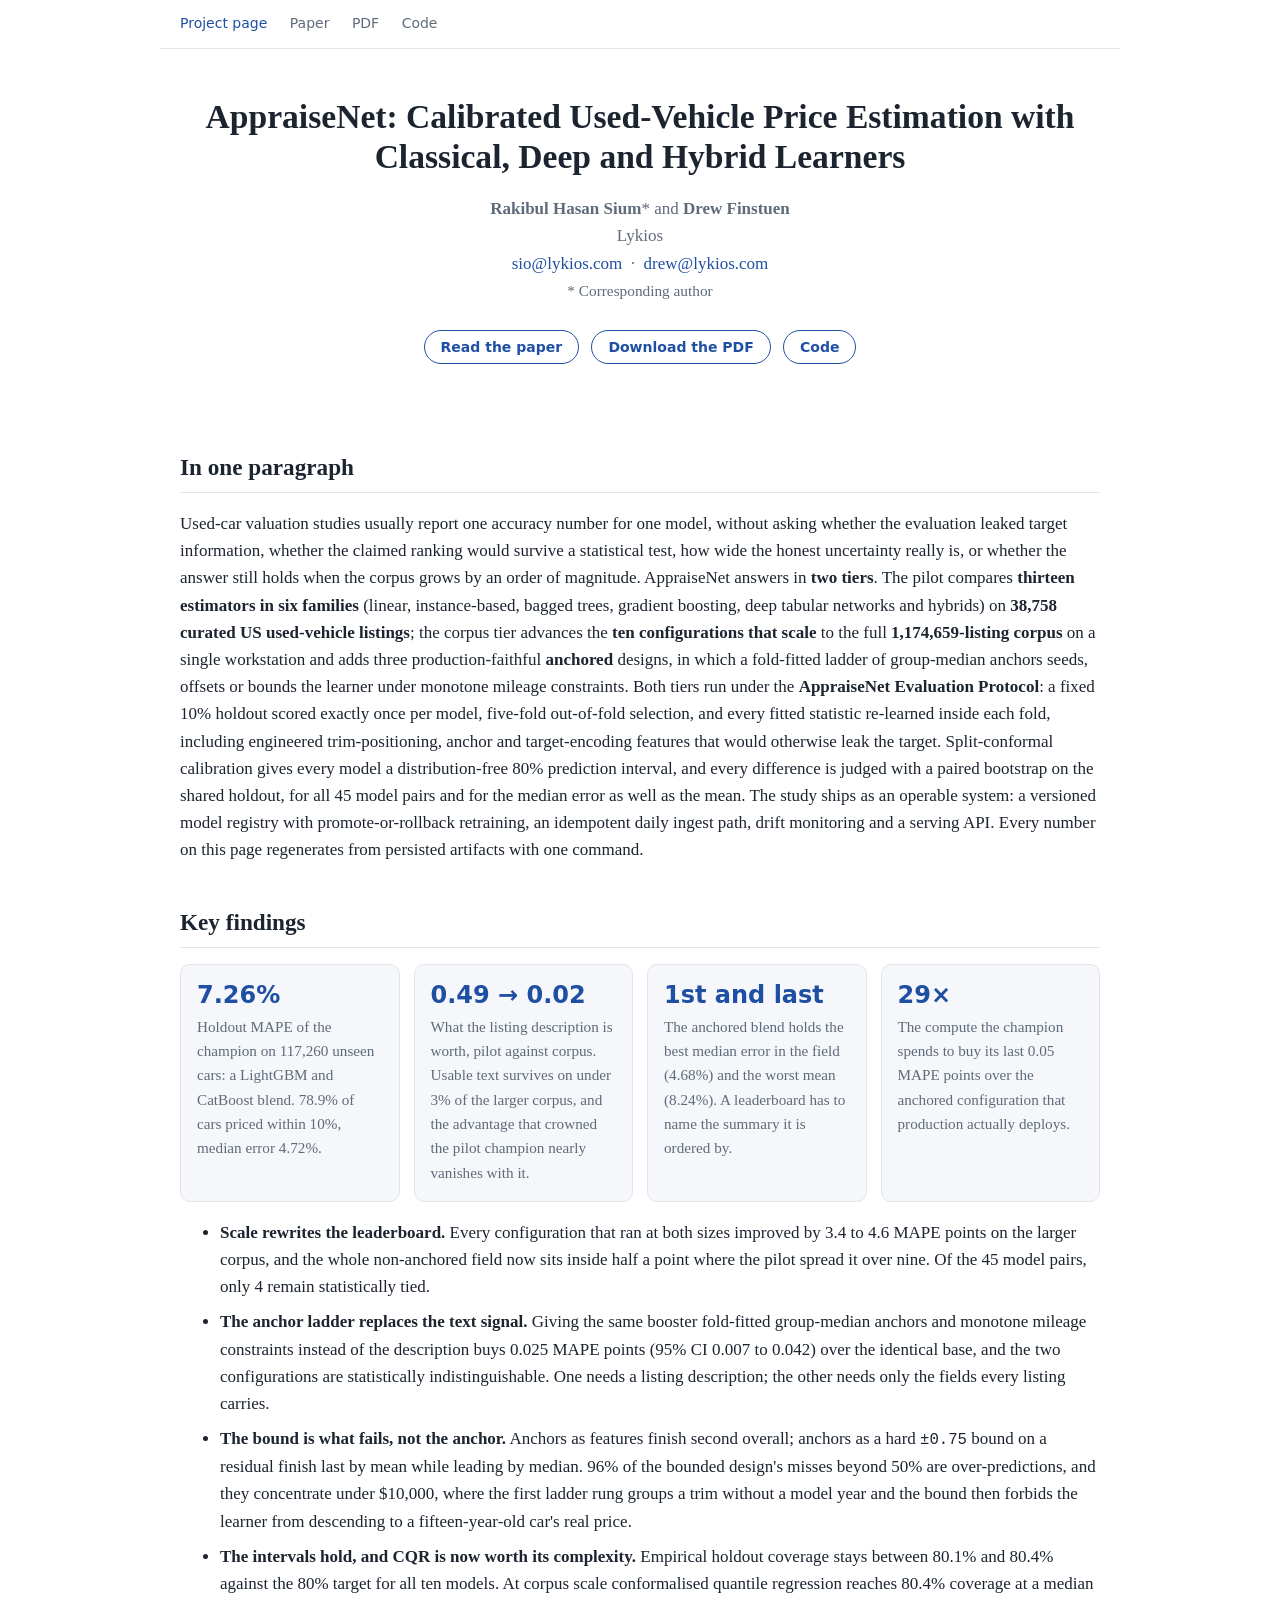
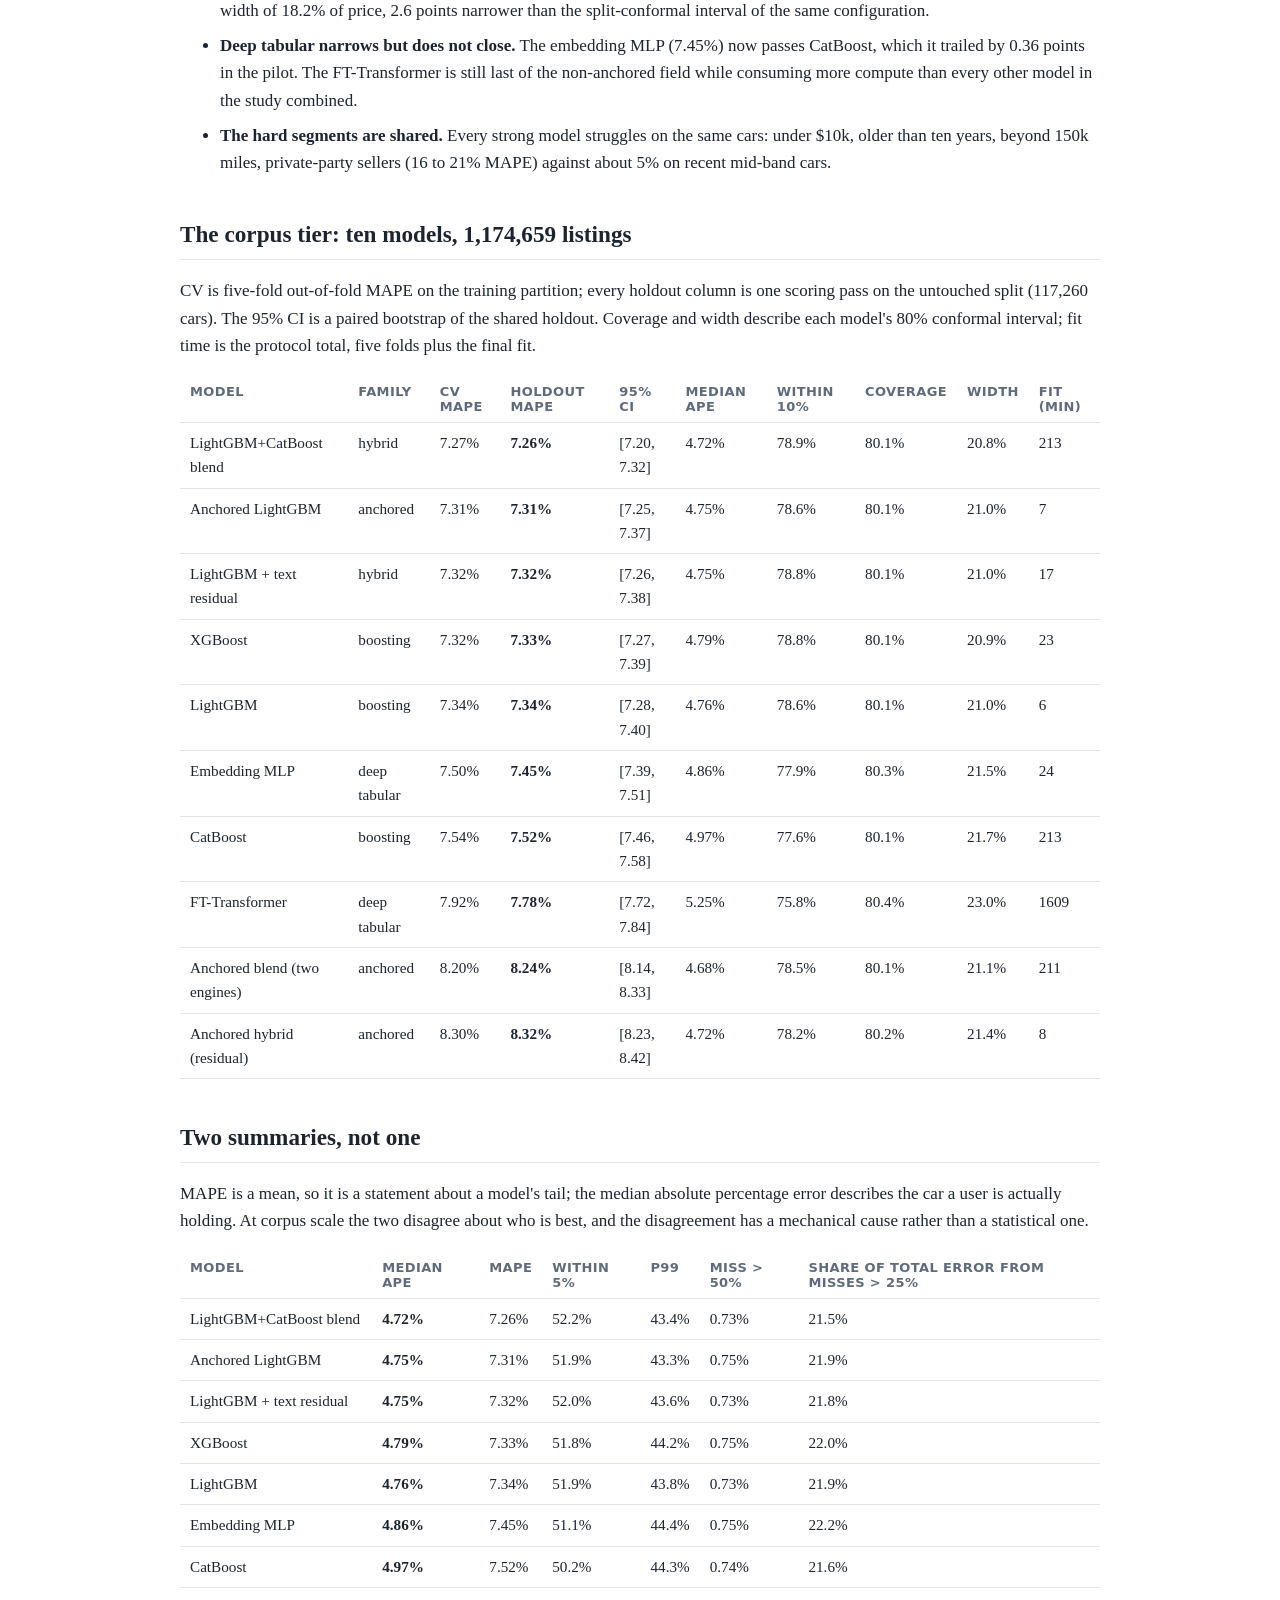
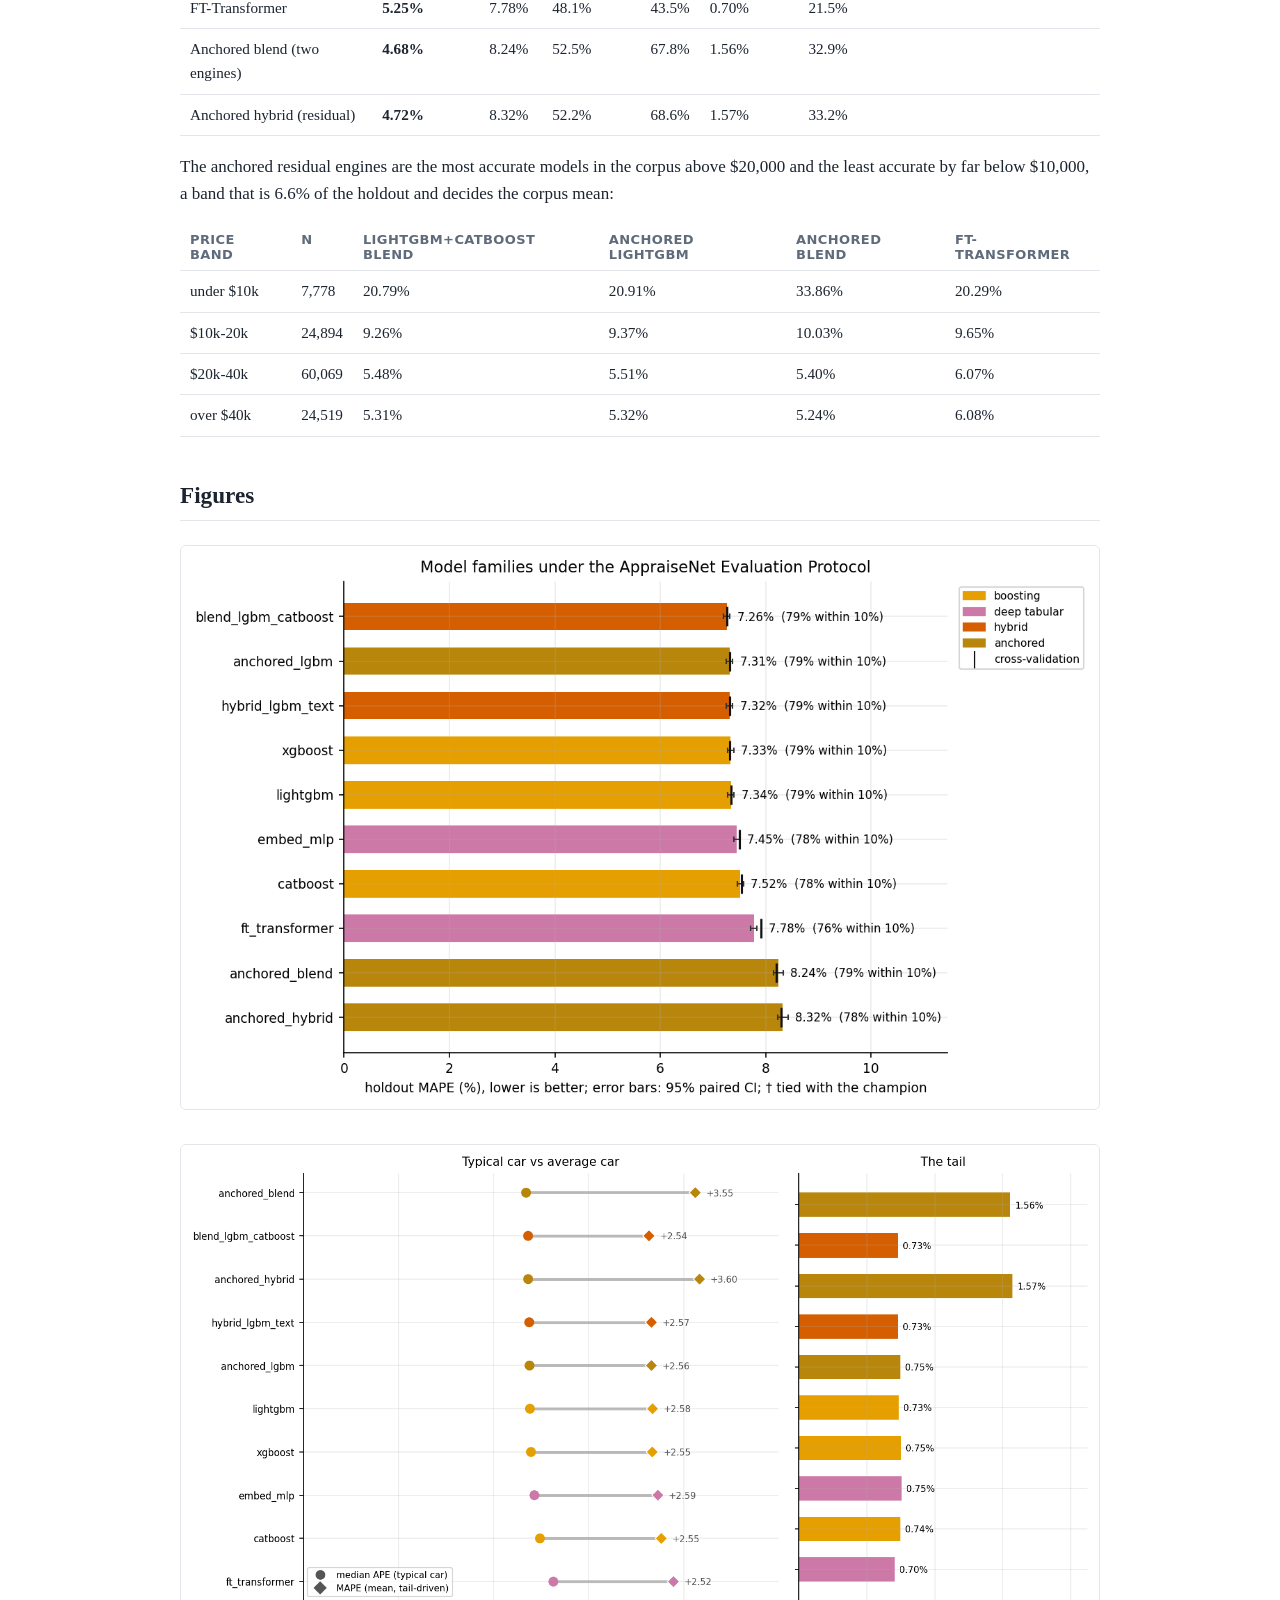
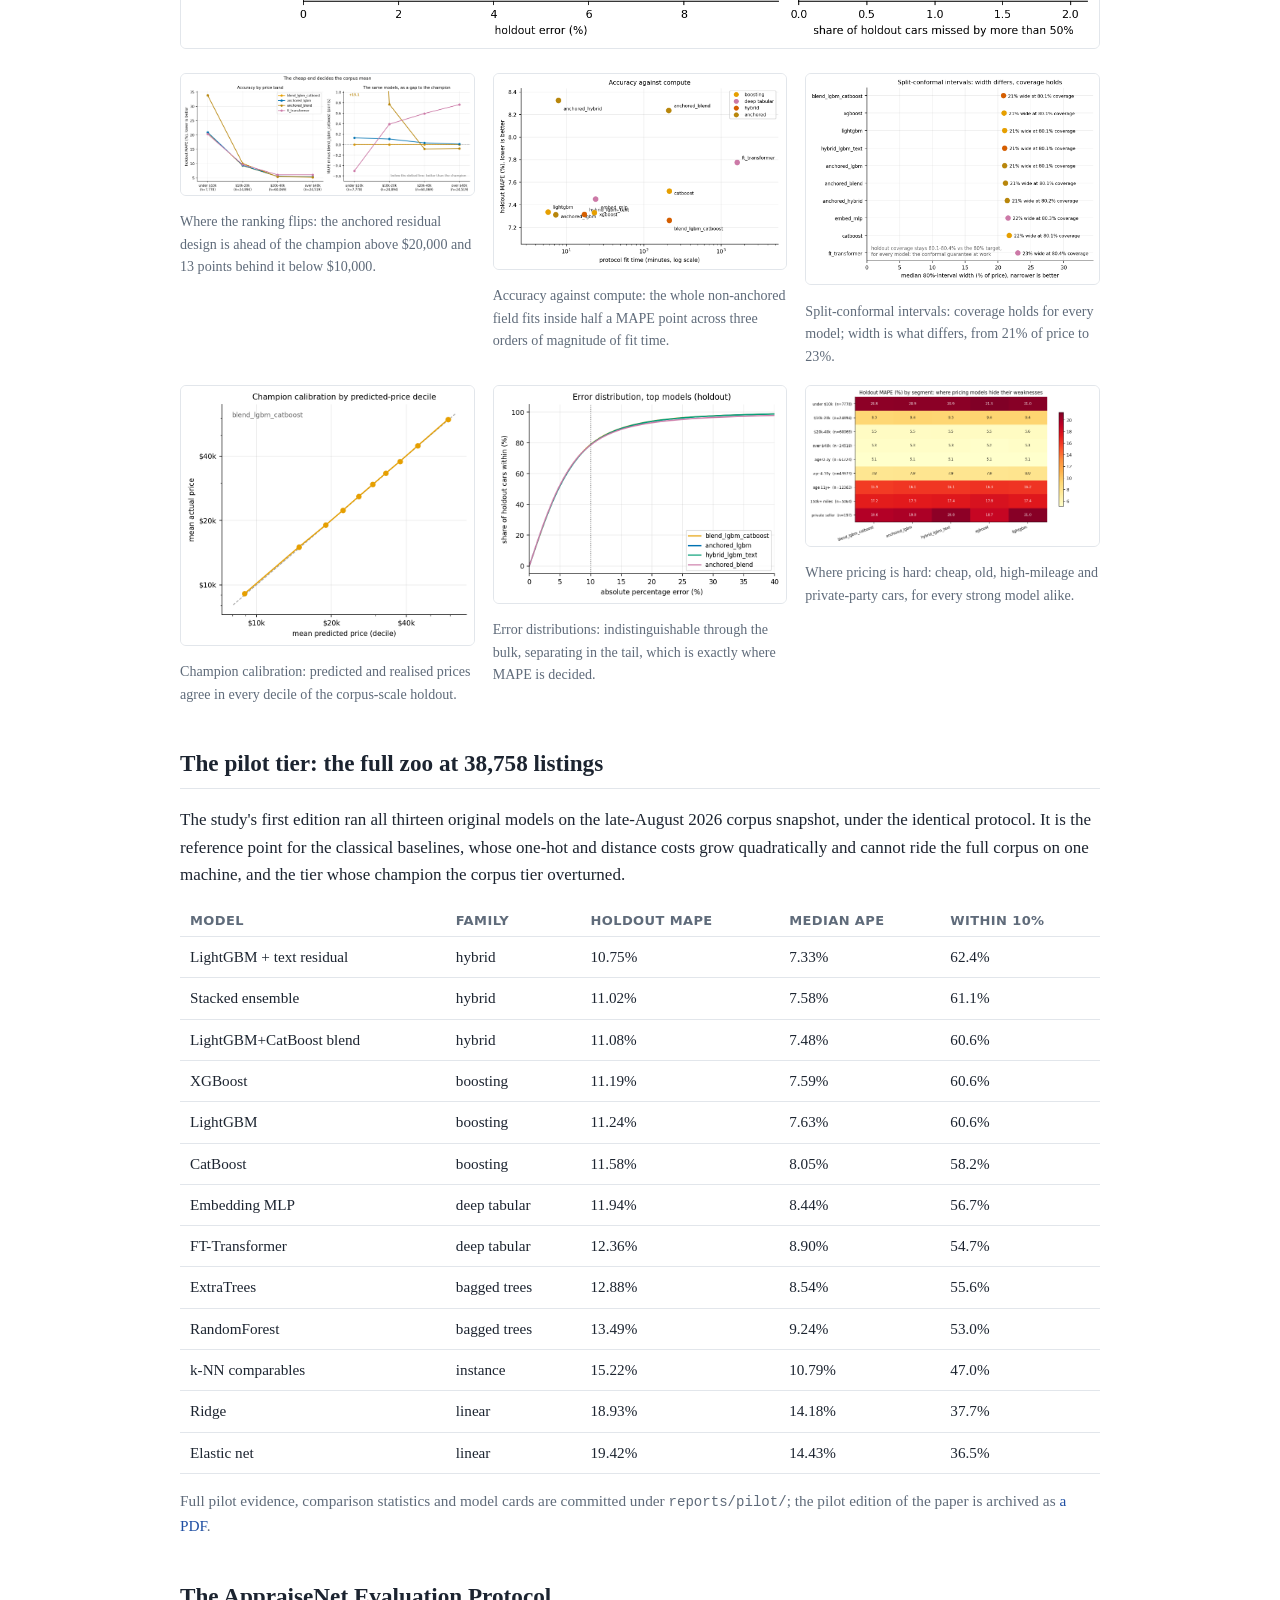
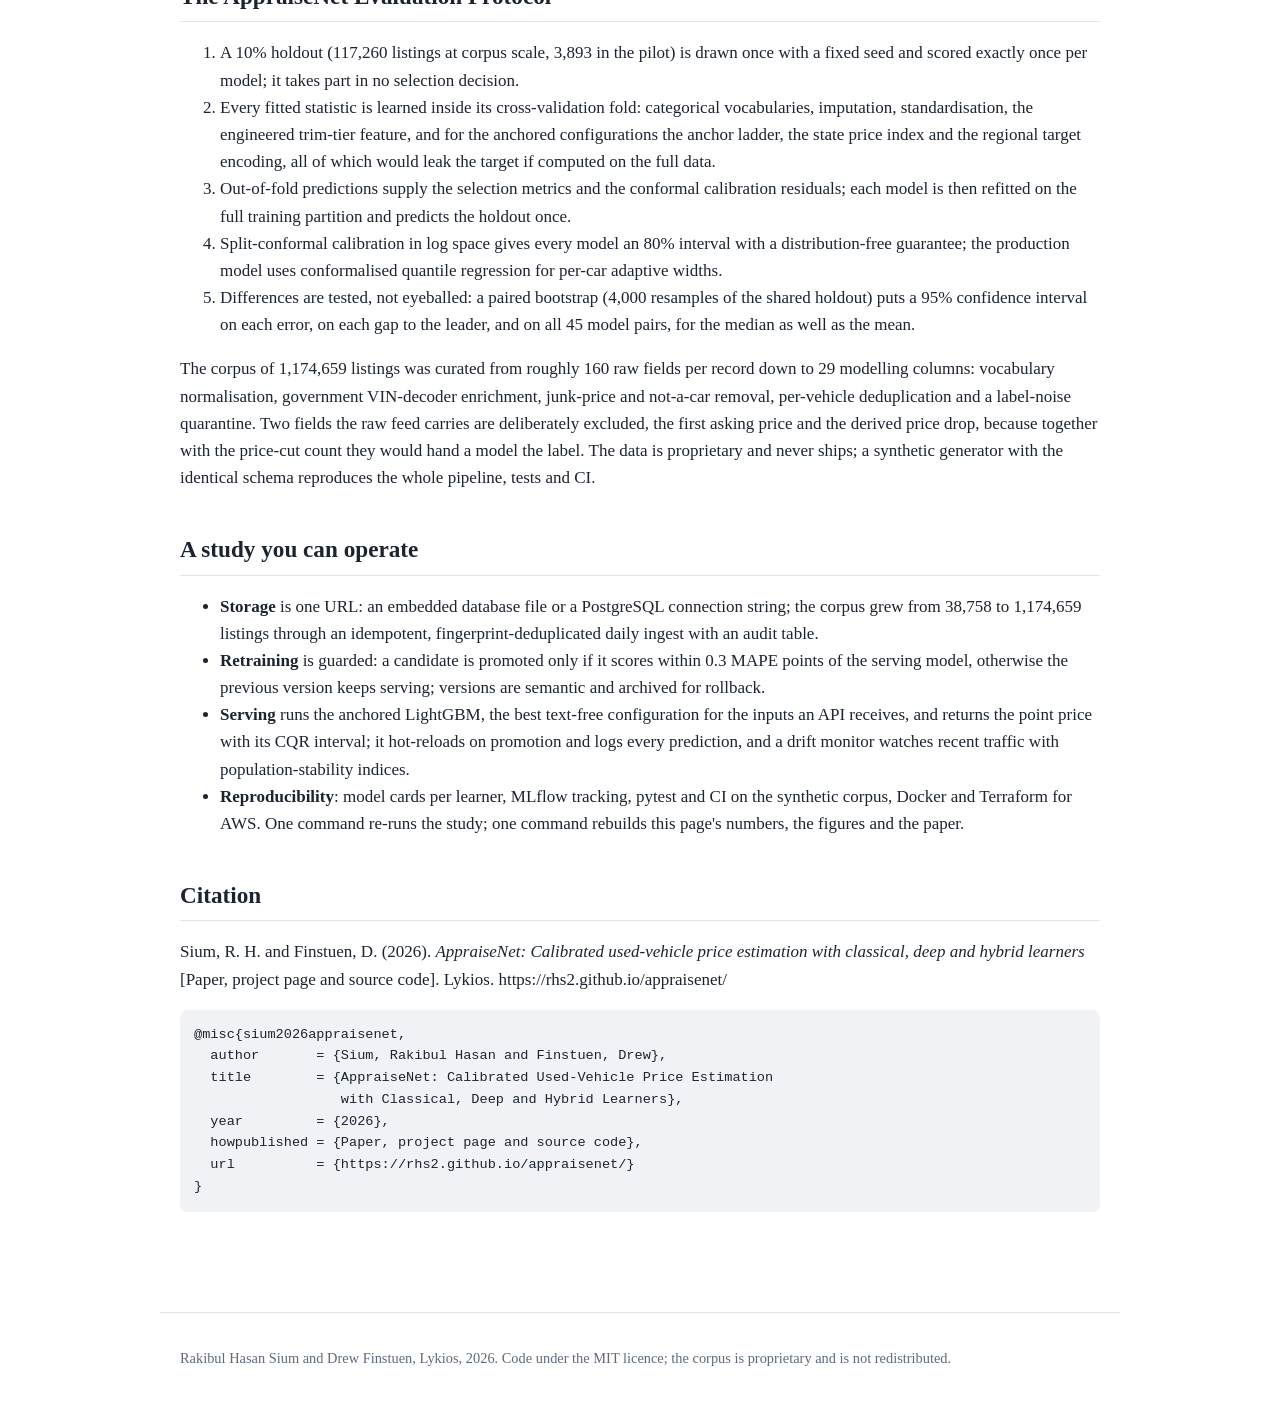
<file: docs/index.html>
<!doctype html>
<html lang="en">
<head>
<meta charset="utf-8">
<meta name="viewport" content="width=device-width, initial-scale=1">
<title>AppraiseNet: Calibrated Used-Vehicle Price Estimation with Classical, Deep and Hybrid Learners</title>
<meta name="description" content="Ten price estimators compared under the AppraiseNet Evaluation Protocol on 1,174,659 curated US used-vehicle listings, with a 38,758-listing pilot tier, distribution-free 80% prediction intervals, paired-bootstrap significance on every model pair and a production learning loop.">
<meta property="og:title" content="AppraiseNet: Calibrated Used-Vehicle Price Estimation">
<meta property="og:description" content="At 1.17M listings a LightGBM+CatBoost blend reaches 7.26% holdout MAPE with honest 80% intervals; the model with the best median error has the worst mean, and the study says why.">
<meta property="og:image" content="https://rhs2.github.io/appraisenet/figures/comparison.png">
<link rel="stylesheet" href="style.css">
</head>
<body>
<nav class="sitenav"><a href="index.html" class="active">Project page</a> <a href="paper.html">Paper</a> <a href="Sium_Finstuen_2026_AppraiseNet.pdf?v=944b6263">PDF</a> <a href="https://github.com/rhs2/appraisenet">Code</a></nav>

<header class="hero">
  <h1>AppraiseNet: Calibrated Used-Vehicle Price Estimation with Classical, Deep and Hybrid Learners</h1>
  <p class="authors"><b>Rakibul Hasan Sium</b>* and <b>Drew Finstuen</b><br>Lykios<br>
  <a href="mailto:sio@lykios.com">sio@lykios.com</a> &nbsp;&middot;&nbsp; <a href="mailto:drew@lykios.com">drew@lykios.com</a><br>
  <span class="muted">* Corresponding author</span></p>
  <p class="links">
    <a class="btn" href="paper.html">Read the paper</a>
    <a class="btn" href="Sium_Finstuen_2026_AppraiseNet.pdf?v=944b6263">Download the PDF</a>
    <a class="btn" href="https://github.com/rhs2/appraisenet">Code</a>
  </p>
</header>

<main>
<section>
  <h2>In one paragraph</h2>
  <p>Used-car valuation studies usually report one accuracy number for one model, without asking whether the evaluation leaked target information, whether the claimed ranking would survive a statistical test, how wide the honest uncertainty really is, or whether the answer still holds when the corpus grows by an order of magnitude. AppraiseNet answers in <b>two tiers</b>. The pilot compares <b>thirteen estimators in six families</b> (linear, instance-based, bagged trees, gradient boosting, deep tabular networks and hybrids) on <b>38,758 curated US used-vehicle listings</b>; the corpus tier advances the <b>ten configurations that scale</b> to the full <b>1,174,659-listing corpus</b> on a single workstation and adds three production-faithful <b>anchored</b> designs, in which a fold-fitted ladder of group-median anchors seeds, offsets or bounds the learner under monotone mileage constraints. Both tiers run under the <b>AppraiseNet Evaluation Protocol</b>: a fixed 10% holdout scored exactly once per model, five-fold out-of-fold selection, and every fitted statistic re-learned inside each fold, including engineered trim-positioning, anchor and target-encoding features that would otherwise leak the target. Split-conformal calibration gives every model a distribution-free 80% prediction interval, and every difference is judged with a paired bootstrap on the shared holdout, for all 45 model pairs and for the median error as well as the mean. The study ships as an operable system: a versioned model registry with promote-or-rollback retraining, an idempotent daily ingest path, drift monitoring and a serving API. Every number on this page regenerates from persisted artifacts with one command.</p>
</section>

<section>
  <h2>Key findings</h2>
  <div class="cards">
    <div class="card"><div class="num">7.26%</div><p>Holdout MAPE of the champion on 117,260 unseen cars: a LightGBM and CatBoost blend. 78.9% of cars priced within 10%, median error 4.72%.</p></div>
    <div class="card"><div class="num">0.49 &rarr; 0.02</div><p>What the listing description is worth, pilot against corpus. Usable text survives on under 3% of the larger corpus, and the advantage that crowned the pilot champion nearly vanishes with it.</p></div>
    <div class="card"><div class="num">1st and last</div><p>The anchored blend holds the best median error in the field (4.68%) and the worst mean (8.24%). A leaderboard has to name the summary it is ordered by.</p></div>
    <div class="card"><div class="num">29&times;</div><p>The compute the champion spends to buy its last 0.05 MAPE points over the anchored configuration that production actually deploys.</p></div>
  </div>
  <ul class="findings">
    <li><b>Scale rewrites the leaderboard.</b> Every configuration that ran at both sizes improved by 3.4 to 4.6 MAPE points on the larger corpus, and the whole non-anchored field now sits inside half a point where the pilot spread it over nine. Of the 45 model pairs, only 4 remain statistically tied.</li>
    <li><b>The anchor ladder replaces the text signal.</b> Giving the same booster fold-fitted group-median anchors and monotone mileage constraints instead of the description buys 0.025 MAPE points (95% CI 0.007 to 0.042) over the identical base, and the two configurations are statistically indistinguishable. One needs a listing description; the other needs only the fields every listing carries.</li>
    <li><b>The bound is what fails, not the anchor.</b> Anchors as features finish second overall; anchors as a hard <span class="mono">&plusmn;0.75</span> bound on a residual finish last by mean while leading by median. 96% of the bounded design's misses beyond 50% are over-predictions, and they concentrate under $10,000, where the first ladder rung groups a trim without a model year and the bound then forbids the learner from descending to a fifteen-year-old car's real price.</li>
    <li><b>The intervals hold, and CQR is now worth its complexity.</b> Empirical holdout coverage stays between 80.1% and 80.4% against the 80% target for all ten models. At corpus scale conformalised quantile regression reaches 80.4% coverage at a median width of 18.2% of price, 2.6 points narrower than the split-conformal interval of the same configuration.</li>
    <li><b>Deep tabular narrows but does not close.</b> The embedding MLP (7.45%) now passes CatBoost, which it trailed by 0.36 points in the pilot. The FT-Transformer is still last of the non-anchored field while consuming more compute than every other model in the study combined.</li>
    <li><b>The hard segments are shared.</b> Every strong model struggles on the same cars: under $10k, older than ten years, beyond 150k miles, private-party sellers (16 to 21% MAPE) against about 5% on recent mid-band cars.</li>
  </ul>
</section>

<section>
  <h2>The corpus tier: ten models, 1,174,659 listings</h2>
  <p>CV is five-fold out-of-fold MAPE on the training partition; every holdout column is one scoring pass on the untouched split (117,260 cars). The 95% CI is a paired bootstrap of the shared holdout. Coverage and width describe each model's 80% conformal interval; fit time is the protocol total, five folds plus the final fit.</p>
  <div class="scroll"><table>
    <thead><tr><th>Model</th><th>Family</th><th>CV MAPE</th><th>Holdout MAPE</th><th>95% CI</th><th>Median APE</th><th>Within 10%</th><th>Coverage</th><th>Width</th><th>Fit (min)</th></tr></thead>
    <tbody>
      <tr><td>LightGBM+CatBoost blend</td><td>hybrid</td><td>7.27%</td><td><b>7.26%</b></td><td>[7.20, 7.32]</td><td>4.72%</td><td>78.9%</td><td>80.1%</td><td>20.8%</td><td>213</td></tr>
      <tr><td>Anchored LightGBM</td><td>anchored</td><td>7.31%</td><td><b>7.31%</b></td><td>[7.25, 7.37]</td><td>4.75%</td><td>78.6%</td><td>80.1%</td><td>21.0%</td><td>7</td></tr>
      <tr><td>LightGBM + text residual</td><td>hybrid</td><td>7.32%</td><td><b>7.32%</b></td><td>[7.26, 7.38]</td><td>4.75%</td><td>78.8%</td><td>80.1%</td><td>21.0%</td><td>17</td></tr>
      <tr><td>XGBoost</td><td>boosting</td><td>7.32%</td><td><b>7.33%</b></td><td>[7.27, 7.39]</td><td>4.79%</td><td>78.8%</td><td>80.1%</td><td>20.9%</td><td>23</td></tr>
      <tr><td>LightGBM</td><td>boosting</td><td>7.34%</td><td><b>7.34%</b></td><td>[7.28, 7.40]</td><td>4.76%</td><td>78.6%</td><td>80.1%</td><td>21.0%</td><td>6</td></tr>
      <tr><td>Embedding MLP</td><td>deep tabular</td><td>7.50%</td><td><b>7.45%</b></td><td>[7.39, 7.51]</td><td>4.86%</td><td>77.9%</td><td>80.3%</td><td>21.5%</td><td>24</td></tr>
      <tr><td>CatBoost</td><td>boosting</td><td>7.54%</td><td><b>7.52%</b></td><td>[7.46, 7.58]</td><td>4.97%</td><td>77.6%</td><td>80.1%</td><td>21.7%</td><td>213</td></tr>
      <tr><td>FT-Transformer</td><td>deep tabular</td><td>7.92%</td><td><b>7.78%</b></td><td>[7.72, 7.84]</td><td>5.25%</td><td>75.8%</td><td>80.4%</td><td>23.0%</td><td>1609</td></tr>
      <tr><td>Anchored blend (two engines)</td><td>anchored</td><td>8.20%</td><td><b>8.24%</b></td><td>[8.14, 8.33]</td><td>4.68%</td><td>78.5%</td><td>80.1%</td><td>21.1%</td><td>211</td></tr>
      <tr><td>Anchored hybrid (residual)</td><td>anchored</td><td>8.30%</td><td><b>8.32%</b></td><td>[8.23, 8.42]</td><td>4.72%</td><td>78.2%</td><td>80.2%</td><td>21.4%</td><td>8</td></tr>
    </tbody>
  </table></div>
</section>

<section>
  <h2>Two summaries, not one</h2>
  <p>MAPE is a mean, so it is a statement about a model's tail; the median absolute percentage error describes the car a user is actually holding. At corpus scale the two disagree about who is best, and the disagreement has a mechanical cause rather than a statistical one.</p>
  <div class="scroll"><table>
    <thead><tr><th>Model</th><th>Median APE</th><th>MAPE</th><th>Within 5%</th><th>p99</th><th>Miss &gt; 50%</th><th>Share of total error from misses &gt; 25%</th></tr></thead>
    <tbody>
      <tr><td>LightGBM+CatBoost blend</td><td><b>4.72%</b></td><td>7.26%</td><td>52.2%</td><td>43.4%</td><td>0.73%</td><td>21.5%</td></tr>
      <tr><td>Anchored LightGBM</td><td><b>4.75%</b></td><td>7.31%</td><td>51.9%</td><td>43.3%</td><td>0.75%</td><td>21.9%</td></tr>
      <tr><td>LightGBM + text residual</td><td><b>4.75%</b></td><td>7.32%</td><td>52.0%</td><td>43.6%</td><td>0.73%</td><td>21.8%</td></tr>
      <tr><td>XGBoost</td><td><b>4.79%</b></td><td>7.33%</td><td>51.8%</td><td>44.2%</td><td>0.75%</td><td>22.0%</td></tr>
      <tr><td>LightGBM</td><td><b>4.76%</b></td><td>7.34%</td><td>51.9%</td><td>43.8%</td><td>0.73%</td><td>21.9%</td></tr>
      <tr><td>Embedding MLP</td><td><b>4.86%</b></td><td>7.45%</td><td>51.1%</td><td>44.4%</td><td>0.75%</td><td>22.2%</td></tr>
      <tr><td>CatBoost</td><td><b>4.97%</b></td><td>7.52%</td><td>50.2%</td><td>44.3%</td><td>0.74%</td><td>21.6%</td></tr>
      <tr><td>FT-Transformer</td><td><b>5.25%</b></td><td>7.78%</td><td>48.1%</td><td>43.5%</td><td>0.70%</td><td>21.5%</td></tr>
      <tr><td>Anchored blend (two engines)</td><td><b>4.68%</b></td><td>8.24%</td><td>52.5%</td><td>67.8%</td><td>1.56%</td><td>32.9%</td></tr>
      <tr><td>Anchored hybrid (residual)</td><td><b>4.72%</b></td><td>8.32%</td><td>52.2%</td><td>68.6%</td><td>1.57%</td><td>33.2%</td></tr>
    </tbody>
  </table></div>
  <p>The anchored residual engines are the most accurate models in the corpus above $20,000 and the least accurate by far below $10,000, a band that is 6.6% of the holdout and decides the corpus mean:</p>
  <div class="scroll"><table>
    <thead><tr><th>Price band</th><th>n</th><th>LightGBM+CatBoost blend</th><th>Anchored LightGBM</th><th>Anchored blend</th><th>FT-Transformer</th></tr></thead>
    <tbody>
      <tr><td>under $10k</td><td>7,778</td><td>20.79%</td><td>20.91%</td><td>33.86%</td><td>20.29%</td></tr>
      <tr><td>$10k-20k</td><td>24,894</td><td>9.26%</td><td>9.37%</td><td>10.03%</td><td>9.65%</td></tr>
      <tr><td>$20k-40k</td><td>60,069</td><td>5.48%</td><td>5.51%</td><td>5.40%</td><td>6.07%</td></tr>
      <tr><td>over $40k</td><td>24,519</td><td>5.31%</td><td>5.32%</td><td>5.24%</td><td>6.08%</td></tr>
    </tbody>
  </table></div>
</section>

<section>
  <h2>Figures</h2>
  <img src="figures/comparison.png" alt="Holdout MAPE of all ten corpus-scale models with bootstrap confidence intervals" class="wide">
  <img src="figures/error_profile.png" alt="Median error against mean error for every model, and the share of cars missed by more than half the price" class="wide">
  <div class="gallery">
    <figure><img src="figures/price_bands.png" alt="Holdout MAPE by price band, absolute and as a gap to the champion"><figcaption>Where the ranking flips: the anchored residual design is ahead of the champion above $20,000 and 13 points behind it below $10,000.</figcaption></figure>
    <figure><img src="figures/cost_accuracy.png" alt="Holdout MAPE against protocol fit time"><figcaption>Accuracy against compute: the whole non-anchored field fits inside half a MAPE point across three orders of magnitude of fit time.</figcaption></figure>
    <figure><img src="figures/coverage_width.png" alt="Interval width and coverage per model"><figcaption>Split-conformal intervals: coverage holds for every model; width is what differs, from 21% of price to 23%.</figcaption></figure>
    <figure><img src="figures/calibration.png" alt="Champion calibration by predicted-price decile"><figcaption>Champion calibration: predicted and realised prices agree in every decile of the corpus-scale holdout.</figcaption></figure>
    <figure><img src="figures/error_ecdf.png" alt="Error distribution of the top models"><figcaption>Error distributions: indistinguishable through the bulk, separating in the tail, which is exactly where MAPE is decided.</figcaption></figure>
    <figure><img src="figures/segments.png" alt="Holdout MAPE by segment"><figcaption>Where pricing is hard: cheap, old, high-mileage and private-party cars, for every strong model alike.</figcaption></figure>
  </div>
</section>

<section>
  <h2>The pilot tier: the full zoo at 38,758 listings</h2>
  <p>The study's first edition ran all thirteen original models on the late-August 2026 corpus snapshot, under the identical protocol. It is the reference point for the classical baselines, whose one-hot and distance costs grow quadratically and cannot ride the full corpus on one machine, and the tier whose champion the corpus tier overturned.</p>
  <div class="scroll"><table>
    <thead><tr><th>Model</th><th>Family</th><th>Holdout MAPE</th><th>Median APE</th><th>Within 10%</th></tr></thead>
    <tbody>
      <tr><td>LightGBM + text residual</td><td>hybrid</td><td>10.75%</td><td>7.33%</td><td>62.4%</td></tr>
      <tr><td>Stacked ensemble</td><td>hybrid</td><td>11.02%</td><td>7.58%</td><td>61.1%</td></tr>
      <tr><td>LightGBM+CatBoost blend</td><td>hybrid</td><td>11.08%</td><td>7.48%</td><td>60.6%</td></tr>
      <tr><td>XGBoost</td><td>boosting</td><td>11.19%</td><td>7.59%</td><td>60.6%</td></tr>
      <tr><td>LightGBM</td><td>boosting</td><td>11.24%</td><td>7.63%</td><td>60.6%</td></tr>
      <tr><td>CatBoost</td><td>boosting</td><td>11.58%</td><td>8.05%</td><td>58.2%</td></tr>
      <tr><td>Embedding MLP</td><td>deep tabular</td><td>11.94%</td><td>8.44%</td><td>56.7%</td></tr>
      <tr><td>FT-Transformer</td><td>deep tabular</td><td>12.36%</td><td>8.90%</td><td>54.7%</td></tr>
      <tr><td>ExtraTrees</td><td>bagged trees</td><td>12.88%</td><td>8.54%</td><td>55.6%</td></tr>
      <tr><td>RandomForest</td><td>bagged trees</td><td>13.49%</td><td>9.24%</td><td>53.0%</td></tr>
      <tr><td>k-NN comparables</td><td>instance</td><td>15.22%</td><td>10.79%</td><td>47.0%</td></tr>
      <tr><td>Ridge</td><td>linear</td><td>18.93%</td><td>14.18%</td><td>37.7%</td></tr>
      <tr><td>Elastic net</td><td>linear</td><td>19.42%</td><td>14.43%</td><td>36.5%</td></tr>
    </tbody>
  </table></div>
  <p class="muted">Full pilot evidence, comparison statistics and model cards are committed under <span class="mono">reports/pilot/</span>; the pilot edition of the paper is archived as <a href="Sium_Finstuen_2026_AppraiseNet_pilot.pdf">a PDF</a>.</p>
</section>

<section>
  <h2>The AppraiseNet Evaluation Protocol</h2>
  <ol>
    <li>A 10% holdout (117,260 listings at corpus scale, 3,893 in the pilot) is drawn once with a fixed seed and scored exactly once per model; it takes part in no selection decision.</li>
    <li>Every fitted statistic is learned inside its cross-validation fold: categorical vocabularies, imputation, standardisation, the engineered trim-tier feature, and for the anchored configurations the anchor ladder, the state price index and the regional target encoding, all of which would leak the target if computed on the full data.</li>
    <li>Out-of-fold predictions supply the selection metrics and the conformal calibration residuals; each model is then refitted on the full training partition and predicts the holdout once.</li>
    <li>Split-conformal calibration in log space gives every model an 80% interval with a distribution-free guarantee; the production model uses conformalised quantile regression for per-car adaptive widths.</li>
    <li>Differences are tested, not eyeballed: a paired bootstrap (4,000 resamples of the shared holdout) puts a 95% confidence interval on each error, on each gap to the leader, and on all 45 model pairs, for the median as well as the mean.</li>
  </ol>
  <p>The corpus of 1,174,659 listings was curated from roughly 160 raw fields per record down to 29 modelling columns: vocabulary normalisation, government VIN-decoder enrichment, junk-price and not-a-car removal, per-vehicle deduplication and a label-noise quarantine. Two fields the raw feed carries are deliberately excluded, the first asking price and the derived price drop, because together with the price-cut count they would hand a model the label. The data is proprietary and never ships; a synthetic generator with the identical schema reproduces the whole pipeline, tests and CI.</p>
</section>

<section>
  <h2>A study you can operate</h2>
  <ul>
    <li><b>Storage</b> is one URL: an embedded database file or a PostgreSQL connection string; the corpus grew from 38,758 to 1,174,659 listings through an idempotent, fingerprint-deduplicated daily ingest with an audit table.</li>
    <li><b>Retraining</b> is guarded: a candidate is promoted only if it scores within 0.3 MAPE points of the serving model, otherwise the previous version keeps serving; versions are semantic and archived for rollback.</li>
    <li><b>Serving</b> runs the anchored LightGBM, the best text-free configuration for the inputs an API receives, and returns the point price with its CQR interval; it hot-reloads on promotion and logs every prediction, and a drift monitor watches recent traffic with population-stability indices.</li>
    <li><b>Reproducibility</b>: model cards per learner, MLflow tracking, pytest and CI on the synthetic corpus, Docker and Terraform for AWS. One command re-runs the study; one command rebuilds this page's numbers, the figures and the paper.</li>
  </ul>
</section>

<section>
  <h2>Citation</h2>
  <p>Sium, R. H. and Finstuen, D. (2026). <i>AppraiseNet: Calibrated used-vehicle price estimation with classical, deep and hybrid learners</i> [Paper, project page and source code]. Lykios. https://rhs2.github.io/appraisenet/</p>
<pre><code>@misc{sium2026appraisenet,
  author       = {Sium, Rakibul Hasan and Finstuen, Drew},
  title        = {AppraiseNet: Calibrated Used-Vehicle Price Estimation
                  with Classical, Deep and Hybrid Learners},
  year         = {2026},
  howpublished = {Paper, project page and source code},
  url          = {https://rhs2.github.io/appraisenet/}
}</code></pre>
</section>
</main>

<footer><p>Rakibul Hasan Sium and Drew Finstuen, Lykios, 2026. Code under the MIT licence; the corpus is proprietary and is not redistributed.</p></footer>
</body>
</html>
</file>
<file: docs/style.css>
:root {
  --bg: #ffffff; --ink: #1c2430; --muted: #5f6b7a; --line: #e2e6eb; --accent: #1f4fa3; --card: #f5f7fa; --code: #f0f2f5;
}
@media (prefers-color-scheme: dark) {
  :root { --bg: #0f1419; --ink: #e6e9ee; --muted: #9aa5b3; --line: #2a333f; --accent: #7aa7ff; --card: #161d26; --code: #1b232d; }
  img { background: #fff; border-radius: 6px; }
}
* { box-sizing: border-box; }
html { scroll-behavior: smooth; }
body { margin: 0; background: var(--bg); color: var(--ink); font: 17px/1.6 Georgia, "Times New Roman", serif; }
a { color: var(--accent); text-decoration: none; }
a:hover { text-decoration: underline; }
.sitenav { max-width: 960px; margin: 0 auto; padding: 14px 20px; font: 14px/1.4 system-ui, -apple-system, "Segoe UI", Roboto, sans-serif; border-bottom: 1px solid var(--line); }
.sitenav a { margin-right: 18px; color: var(--muted); }
.sitenav a.active, .sitenav a:hover { color: var(--accent); }
.hero { max-width: 960px; margin: 0 auto; padding: 48px 20px 24px; text-align: center; }
.hero h1 { font-size: 2.1rem; line-height: 1.2; margin: 0 0 18px; }
.authors { color: var(--muted); margin: 0 0 22px; }
.links .btn { display: inline-block; margin: 4px; padding: 8px 16px; border: 1px solid var(--accent); border-radius: 999px; font: 600 14px system-ui, sans-serif; }
.links .btn:hover { background: var(--accent); color: #fff; text-decoration: none; }
main { max-width: 960px; margin: 0 auto; padding: 0 20px 60px; }
section { margin: 40px 0; }
h2 { font-size: 1.45rem; border-bottom: 1px solid var(--line); padding-bottom: 6px; margin: 0 0 14px; }
h3 { font-size: 1.15rem; margin: 22px 0 8px; }
.cards { display: grid; grid-template-columns: repeat(auto-fit, minmax(200px, 1fr)); gap: 14px; margin: 16px 0; }
.card { background: var(--card); border: 1px solid var(--line); border-radius: 10px; padding: 16px; }
.card .num { font: 700 1.5rem system-ui, sans-serif; color: var(--accent); margin-bottom: 6px; }
.card p { margin: 0; font-size: 0.95rem; color: var(--muted); }
.findings li { margin-bottom: 8px; }
.scroll { overflow-x: auto; }
table { border-collapse: collapse; width: 100%; font-size: 0.95rem; }
th, td { padding: 8px 10px; border-bottom: 1px solid var(--line); text-align: left; vertical-align: top; }
th { font: 600 13px system-ui, sans-serif; color: var(--muted); text-transform: uppercase; letter-spacing: 0.03em; }
.muted { color: var(--muted); font-size: 0.9em; }
.mono { font-family: ui-monospace, SFMono-Regular, Menlo, monospace; font-size: 0.92em; }
.gallery { display: grid; grid-template-columns: repeat(auto-fit, minmax(280px, 1fr)); gap: 18px; }
figure { margin: 0; }
figure img { width: 100%; height: auto; border: 1px solid var(--line); border-radius: 6px; }
figcaption { font-size: 0.88rem; color: var(--muted); margin-top: 6px; }
img.wide { width: 100%; height: auto; border: 1px solid var(--line); border-radius: 6px; margin: 10px 0 16px; }
pre { background: var(--code); padding: 14px; border-radius: 8px; overflow-x: auto; font-size: 0.85rem; }
code { font-family: ui-monospace, SFMono-Regular, Menlo, monospace; }
footer { max-width: 960px; margin: 0 auto; padding: 20px; border-top: 1px solid var(--line); color: var(--muted); font-size: 0.9rem; }
/* pandoc-rendered paper and thesis */
header#title-block-header { max-width: 860px; margin: 30px auto 0; padding: 0 20px; text-align: center; }
header#title-block-header h1.title { font-size: 1.9rem; line-height: 1.25; }
header#title-block-header p.author { color: var(--muted); }
header#title-block-header div.abstract { text-align: left; margin-top: 18px; }
header#title-block-header div.abstract p { margin: 6px 0; }
header#title-block-header .abstract-title { font-weight: 700; text-align: center; }
nav#TOC { max-width: 860px; margin: 20px auto; padding: 14px 20px; background: var(--card); border: 1px solid var(--line); border-radius: 10px; font-size: 0.95rem; }
nav#TOC ul { margin: 4px 0; padding-left: 20px; }
body > h1, body > h2, body > h3, body > h4, body > h5, body > h6, body > p, body > ul, body > ol, body > dl, body > div, body > figure, body > table, body > pre, body > blockquote, body > section { max-width: 860px; margin-left: auto; margin-right: auto; }
body > p, body > ul, body > ol, body > dl, body > pre, body > table, body > blockquote { padding-left: 20px; padding-right: 20px; }
body > h1, body > h2, body > h3, body > h4, body > h5, body > h6 { padding: 0 20px; }
body > h4, body > h5 { font-size: 1.05rem; margin-top: 18px; margin-bottom: 6px; }
body > figure img, body > div figure img, figure img { max-width: 100%; }
body > table, body > div > table { font-size: 0.88rem; }
caption, .caption { font-size: 0.88rem; color: var(--muted); text-align: left; padding: 6px 0; }
</file>
